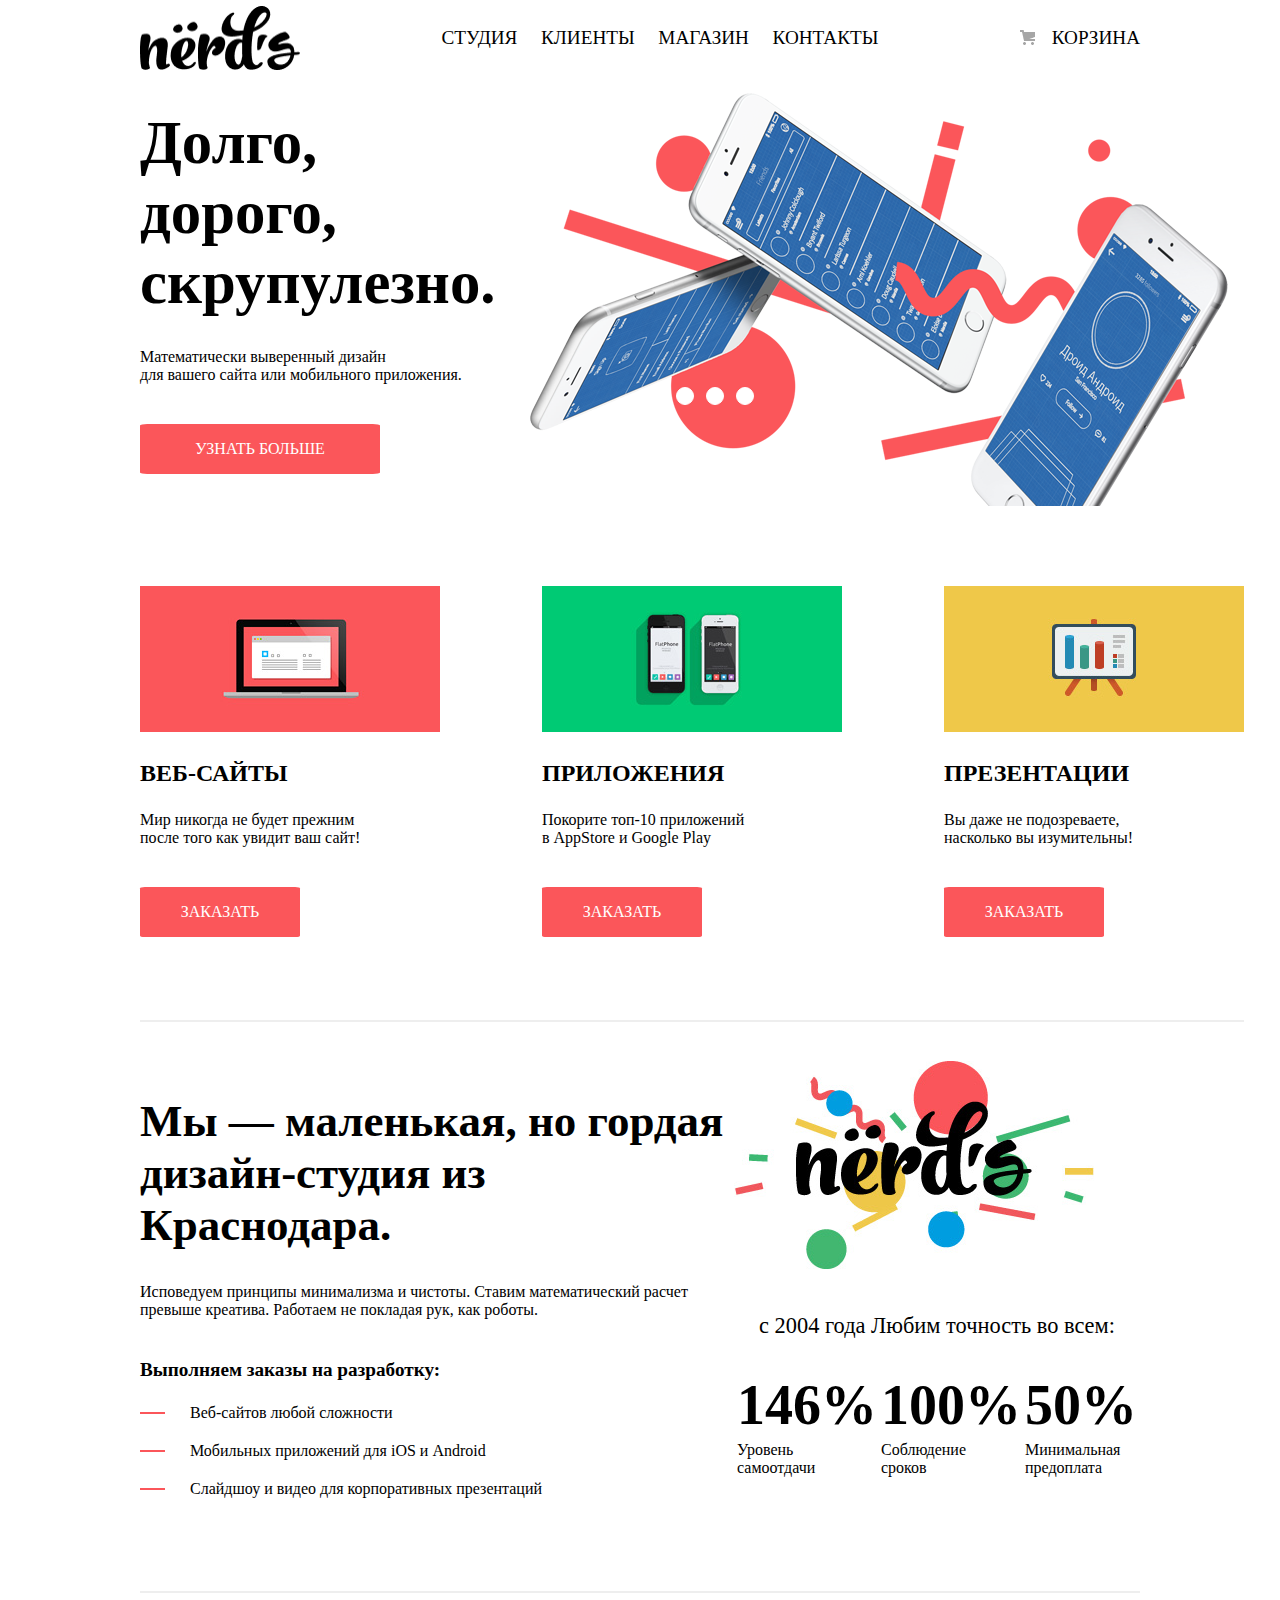
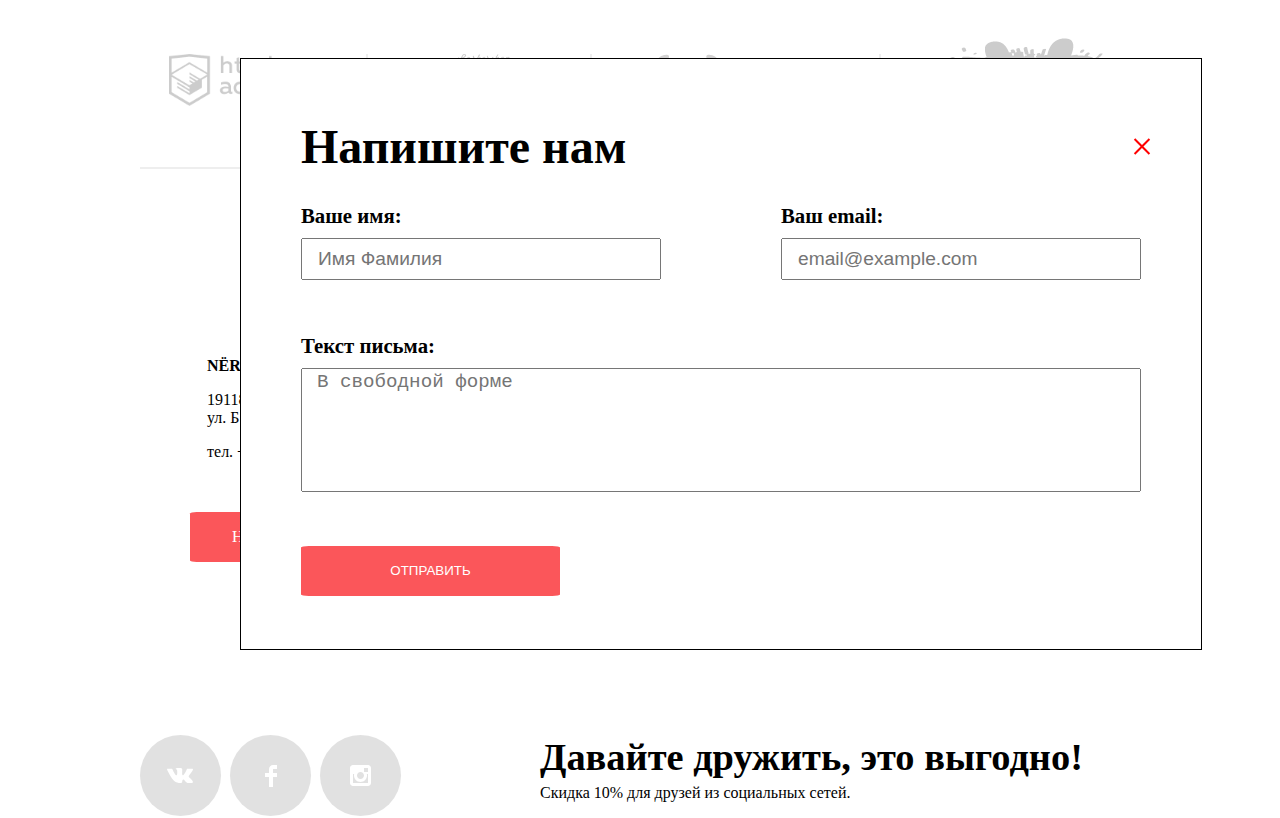
<file: index.html>
<!DOCTYPE html>
<html lang="en">
<head>
    <meta charset="UTF-8">
    <meta http-equiv="X-UA-Compatible" content="IE=edge">
    <meta name="viewport" content="width=device-width, initial-scale=1.0">
    <title>Project</title>
    <link rel="stylesheet" type="text/css" href="index.css">
</head>
<body class="background">
    <div class="padding">
    <header>
        <div class="wrapper">
            <img class="logo" src="./img/nerds-logo.png" alt="logo"/>
            <ul class="container">
                <li>
                    <a href="#" class="menu"> СТУДИЯ </a>
                </li>
                <li>
                    <a href="#" class="menu"> КЛИЕНТЫ </a>
                </li>
                <li>
                    <a href="#" class="menu"> МАГАЗИН </a>
                </li>
                <li>
                    <a href="#" class="menu"> КОНТАКТЫ </a>
                </li>    
            </ul>
            <a href="#" class="basket">
                <img class="icon" src="./img/cart-icon.png"/>
                <p class="basket-inscription"> КОРЗИНА </p>
            </a> 
        </div>
    </header>
    <main>
        <div class="margine">
            <div class="radio">
                    <input class="custom-radio" type="radio" id="slideChoice1" name="slide" value="slide1">
                    <label for="slideChoice1"></label>

                    <input class="custom-radio" type="radio" id="slideChoice2" name="slide" value="slide2">
                    <label for="slideChoice2"></label>

                    <input class="custom-radio" type="radio" id="slideChoice3" name="slide" value="slide3">
                    <label for="slideChoice3"></label>
            </div>
                <div class="flex">
                    <div class="page-one">
                        <h2 class="h2">Долго, дорого,<br> скрупулезно.</h2>
                        <p class="margin">Математически выверенный дизайн<br> для вашего сайта или мобильного приложения.</p>
                        <a href="#" class="rectangle">
                            <p class="p-rectangle">УЗНАТЬ БОЛЬШЕ</p>
                        </a>
                    </div>
                    <div class="phone">
                        <img src="./img/nerds-index-slide1 1.png">
                    </div>
                </div>
            <div class="flex display">
                <div class="page-two">
                    <h2 class="h2">Любим математику<br> как никто другой</h2>
                    <p class="margin-two">Никакого креатива, только математические формулы<br>для расчета идеальных пропорций</p>
                    <a href="#" class="rectangle">
                        <p class="p-rectangle">УЗНАТЬ БОЛЬШЕ</p>
                    </a>
                </div>
                <div class="phone">
                    <img src="./img/nerds-index-slide2 1.png">
                </div>
            </div>
            <div class="flex display">
                <div class="page-three">
                    <h2 class="h2">Только ночь,<br>только хардкор</h2>
                    <p class="margin-three">Работать днем, как все? Мы против этого.<br>Ближе к полуночи работа только начинается.</p>
                    <a href="#" class="rectangle">
                        <p class="p-rectangle">УЗНАТЬ БОЛЬШЕ</p>
                    </a>
                </div>
                <div cla ss="phone">
                    <img src="./img/nerds-index-slide3 1.png">
                </div>
            </div>
        </div>
        <div class="slides">
            <div>
                <img src="./img/illustration-1 1.png" alt="notebook">
                <h3 class="h3">ВЕБ-САЙТЫ</h3>
                <p>Мир никогда не будет прежним<br> после того как увидит ваш сайт!</p>
                <a href="#" class="order">
                    <p class="p-order">ЗАКАЗАТЬ</p>
                </a>
            </div>
            <div>
                <img src="./img/illustration-2 1.png" alt="notebook">
                <h3 class="h3">ПРИЛОЖЕНИЯ</h3>
                <p>Покорите топ-10 приложений<br>в AppStore и Google Play</p>
                <a href="#" class="order">
                    <p class="p-order">ЗАКАЗАТЬ</p>
                </a>
            </div>
            <div>
                <img src="./img/illustration-3 1.png" alt="notebook">
                <h3 class="h3">ПРЕЗЕНТАЦИИ</h3>
                <p>Вы даже не подозреваете,<br> насколько вы изумительны!</p>
                <a href="#" class="order">
                    <p class="p-order">ЗАКАЗАТЬ</p>
                </a>
            </div>
        </div>
        <div class="just">
            <div>
                <h4 class="h4">Мы — маленькая, но гордая<br>дизайн-студия из Краснодара.</h4>
                <p>Исповедуем принципы минимализма и чистоты. Ставим математический расчет<br>превыше креатива. Работаем не покладая рук, как роботы.</p>
                <p class="p-li"><b>Выполняем заказы на разработку:</b></p>
                <ul class="ul-main">
                    <li class="li-main">
                        <p class="p-mein">Веб-сайтов любой сложности</p>
                    </li>
                    <li class="li-main">
                        <p class="p-mein">Мобильных приложений для iOS и Android</p>
                    </li>
                    <li class="li-main">
                        <p class="p-mein">Слайдшоу и видео для корпоративных презентаций</p>
                    </li>
                </ul>
            </div>
            <div>
                <img class="logo-main" src="./img/nerds-illustration 1.png" alt="illu">
                <table class="tabl">
                    <caption>с 2004 года Любим точность во всем:</caption>
                        <tr class="table-first">
                            <th>146%</th>
                            <th>100%</th>
                            <th>50%</th>
                        </tr>
                    <tr>
                        <td>Уровень<br>самоотдачи</td>
                        <td>Соблюдение<br>сроков</td>
                        <td>Минимальная<br>предоплата</td>
                    </tr>
                </table>

            </div>
        </div>
        <div class="logotipe">
            <img class="logo-logo" src="./img/Group 5.png" alt="logo">
            <img class="logo-logo" src="./img/logo-2 1.png" alt="logo">
            <img class="logo-logo" src="./img/logo-3 1.png" alt="logo">
            <img  src="./img/logo-4 1.png" alt="logo">
        </div>
        <div class="margin-map">
            <div class="map">
                <iframe src="https://www.google.com/maps/embed?pb=!1m14!1m12!1m3!1d594.1879114705009!2d30.322811360261756!3d59.938747149191165!2m3!1f0!2f0!3f0!3m2!1i1024!2i768!4f13.1!5e0!3m2!1sru!2sua!4v1671908637080!5m2!1sru!2sua" width="1440" height="416" style="border:0;" allowfullscreen="" loading="lazy" referrerpolicy="no-referrer-when-downgrade"></iframe>

            </div>
            <div class="design">
                <div>
                    <p><b>NЁRDS DESIGN STUDIO</b></p>
                    <p>191186, Санкт-Петербург,<br> ул. Б. Конюшенная, д. 19/8</p>
                    <p>тел. +7 (812) 275-75-75</p>
                </div>
                <div>
                    <a href="#" class="button">
                        <p class="p-button">НАПИШИТЕ НАМ</p>
                    </a>
                </div>
            </div>
            <div class="logo-map">
                <img src="./img/map-marker 1.png" alt="logo">
            </div>
        </div>
        <div class="form_div">
            <div class="div_flex_form">
                <h5 class="h5">Напишите нам</h5>
                <a href="#" class="cross"> </a>
            </div>
            <form class="form">
                <fieldset class="fieldset">
                    <fieldset class="fieldset_name">
                        <b>Ваше имя:</b>
                        <input class="input_name" type="text" name="firstname" placeholder="Имя Фамилия"><br>
                    </fieldset>
                    <fieldset class="fieldset_email">
                        <b>Ваш email:</b>
                        <input class="input_email" class="flex" type="text" name="email" placeholder="email@example.com"><br>
                    </fieldset>
                </fieldset>
                <fieldset class="fieldset_text">
                    <b>Текст письма:</b>
                    <textarea class="input_text" name="text" placeholder="В свободной форме"></textarea><br>
                    
                </fieldset>
                <button class="buttom_form" name="button"><p class="buttom_form_back">ОТПРАВИТЬ</p></button>
                </a>
            </form>
        </div>
    </main>
    <footer class="flex">
            <div>        
                <ul class="networks">
                    <li>
                        <a href="#" class="networks-icon" > <svg width="27" height="15" viewBox="0 0 27 15" fill="none" xmlns="http://www.w3.org/2000/svg">
                            <path d="M16.138 11.51C17.094 11.201 18.318 13.55 19.621 14.449C20.599 15.13 21.348 14.983 21.348 14.983L24.821 14.933C24.821 14.933 26.636 14.821 25.778 13.379C25.707 13.259 25.275 12.31 23.193 10.357C21.016 8.31404 21.311 8.64504 23.932 5.11304C25.529 2.96004 26.168 1.64504 25.968 1.08504C25.776 0.546037 24.603 0.686037 24.603 0.686037L20.69 0.713037C20.309 0.714037 19.986 0.832037 19.839 1.22804C19.836 1.23204 19.218 2.89404 18.394 4.30704C16.653 7.29604 15.958 7.45504 15.67 7.26804C15.009 6.83504 15.176 5.53104 15.176 4.60404C15.176 1.70704 15.608 0.499037 14.33 0.187037C13.903 0.0830374 13.591 0.0150374 12.502 0.00503741C11.11 -0.0159626 9.92797 0.00503743 9.25797 0.334037C8.81297 0.557037 8.47197 1.04604 8.67897 1.07404C8.93897 1.10904 9.52197 1.23404 9.83397 1.66004C10.235 2.21204 10.223 3.44904 10.223 3.44904C10.223 3.44904 10.452 6.86004 9.68297 7.28304C9.15497 7.57304 8.43297 6.98104 6.87997 4.26704C6.08697 2.87904 5.48797 1.34504 5.48797 1.34504C5.48797 1.34504 5.37197 1.06004 5.16197 0.904037C4.91197 0.719037 4.56197 0.660037 4.56197 0.660037L0.84797 0.684037C0.84797 0.684037 0.28997 0.700037 0.0849697 0.946037C-0.0970303 1.16404 0.0699697 1.61404 0.0699697 1.61404C0.0699697 1.61404 2.97897 8.49504 6.27297 11.961C9.29297 15.143 12.725 14.932 12.725 14.932H14.28C14.28 14.932 14.749 14.878 14.989 14.62C15.213 14.38 15.203 13.929 15.203 13.929C15.203 13.929 15.172 11.82 16.138 11.51Z" fill="white"/>
                            </svg>
                        </a>
                    </li>
                    <li>
                        <a href="#" class="networks-icon"> <svg width="12" height="22" viewBox="0 0 12 22" fill="none" xmlns="http://www.w3.org/2000/svg">
                            <path d="M12 4V0H8C5.79086 0 4 1.79086 4 4V8H0V12H4V22H8V12H12V8H8V4H12Z" fill="white"/>
                            </svg>
                        </a>
                    </li>
                    <li>
                        <a href="#" class="networks-icon" > <svg width="21" height="21" viewBox="0 0 21 21" fill="none" xmlns="http://www.w3.org/2000/svg">
                            <path fill-rule="evenodd" clip-rule="evenodd" d="M3 0H18C19.65 0 21 1.35 21 3V18C21 19.65 19.65 21 18 21H3C1.35 21 0 19.65 0 18V3C0 1.35 1.35 0 3 0ZM14 10.5C14 8.57 12.43 7 10.5 7C8.57 7 7 8.57 7 10.5C7 12.43 8.57 14 10.5 14C12.43 14 14 12.43 14 10.5ZM3 18V9H4.181C4.0626 9.49127 4.00186 9.99467 4 10.5C4 14.0899 6.91015 17 10.5 17C14.0899 17 17 14.0899 17 10.5C16.9986 9.99464 16.9379 9.49118 16.819 9H18V18H3ZM14 7H18V3H14V7Z" fill="white"/>
                            </svg>
                        </a>
                    </li>
                </ul>
                    
                
            </div>
                <div class="inscription">
                    <p class="font"><b>Давайте дружить, это выгодно!</b></p>
                    <p class="p_footer"> Скидка 10% для друзей из социальных сетей.</p>
                </div>
        </footer>
    </div>
</body>
</html>
</file>
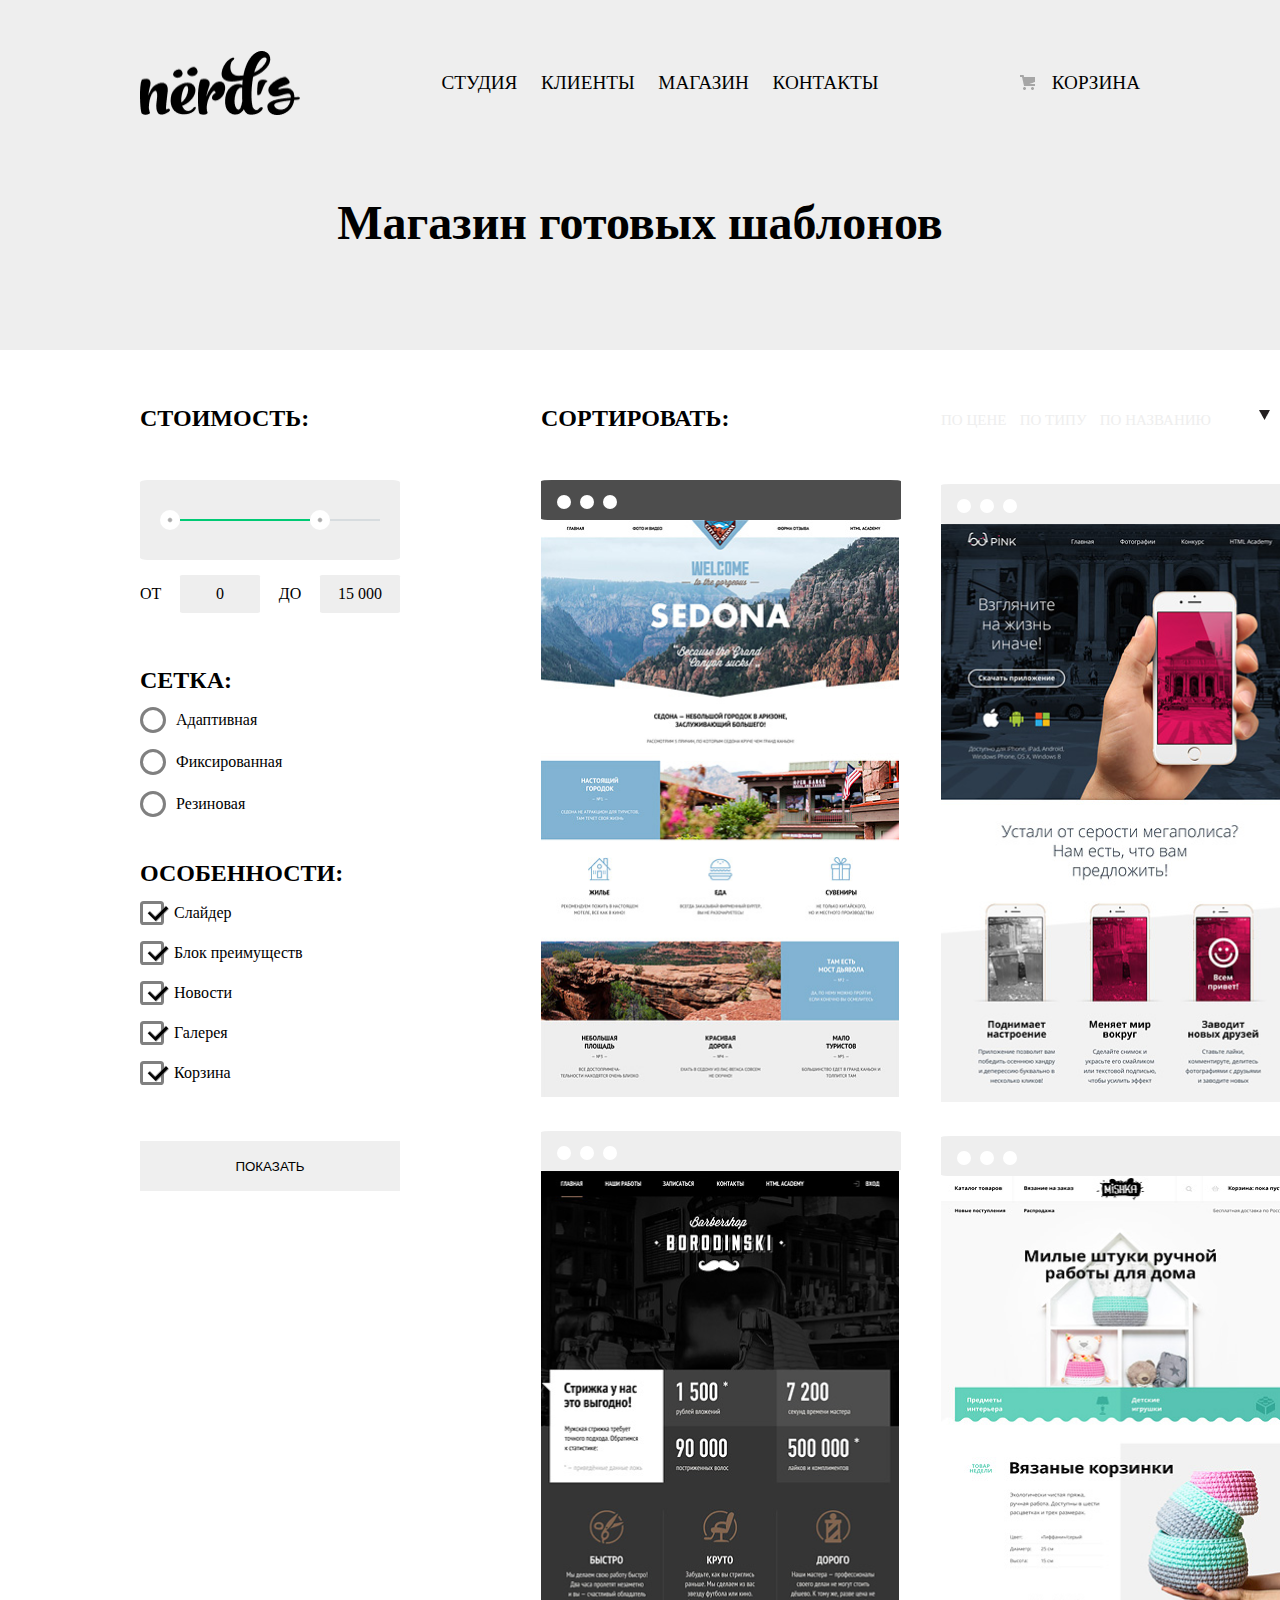
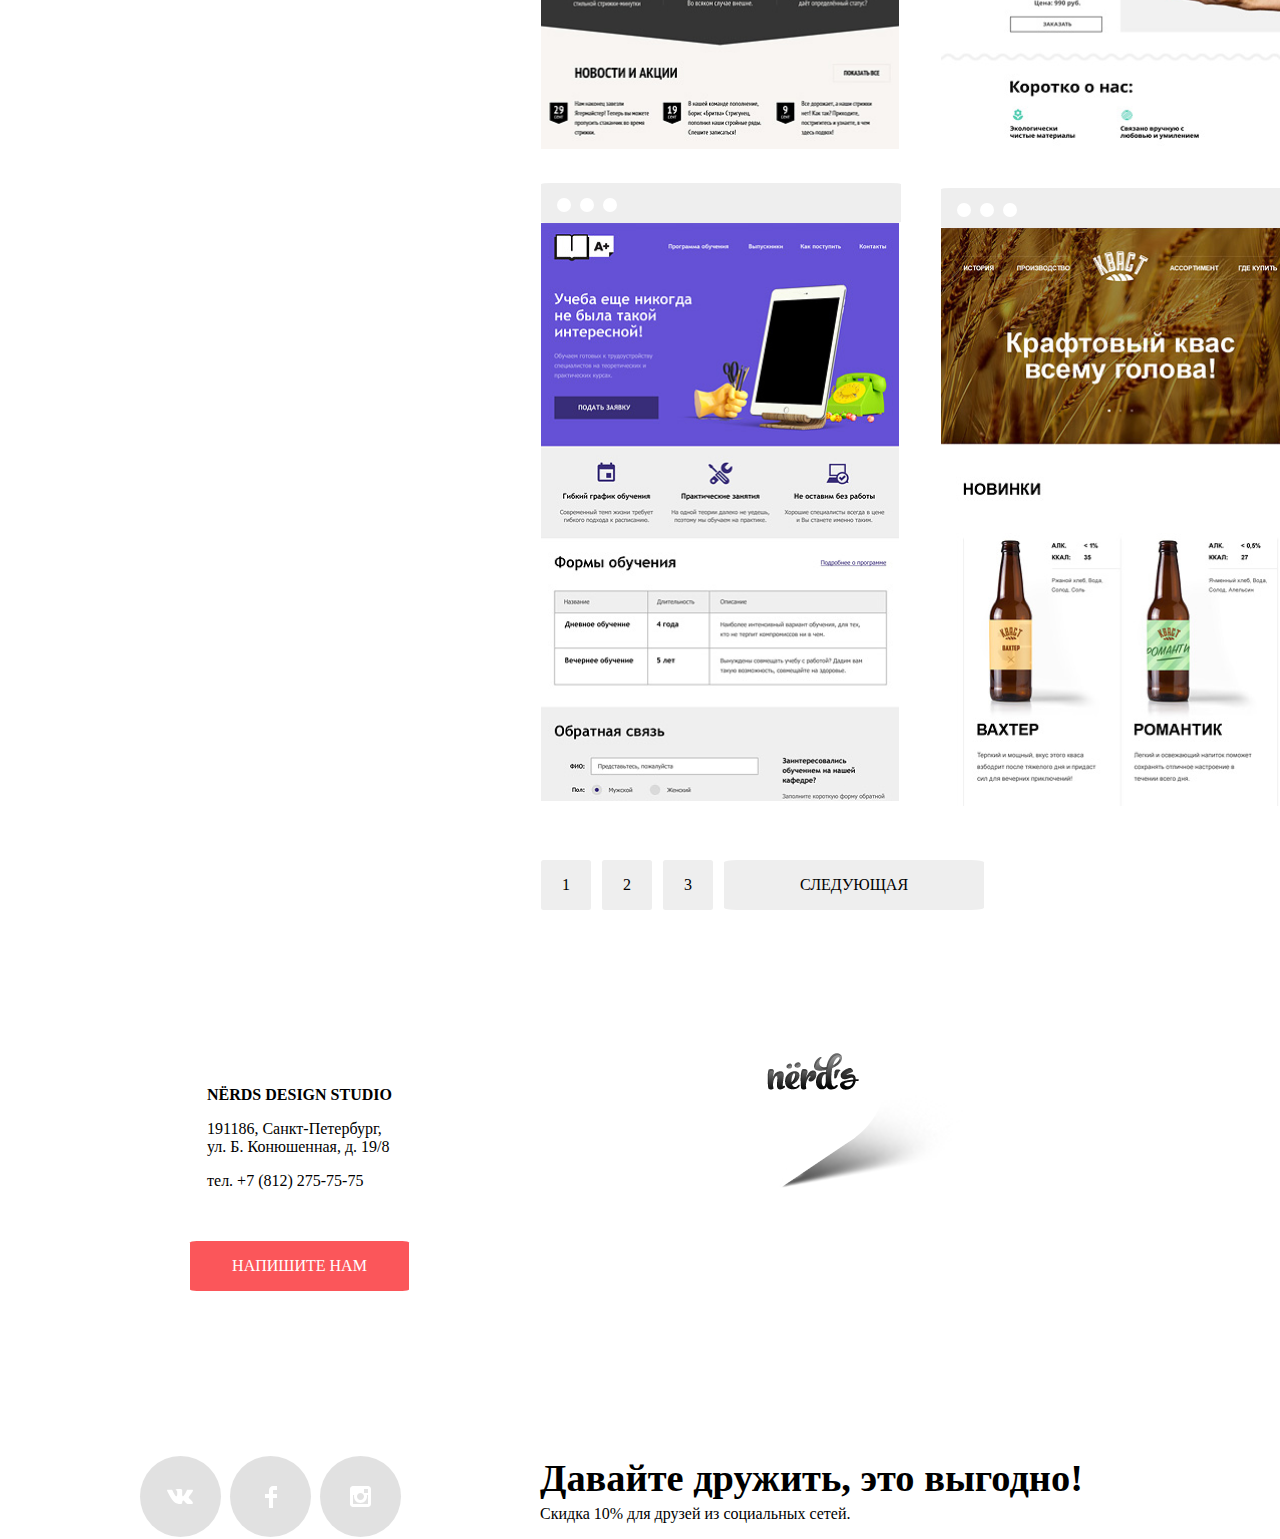
<file: catalog.html>
<!DOCTYPE html>
<html lang="en">
<head>
    <meta charset="UTF-8">
    <meta http-equiv="X-UA-Compatible" content="IE=edge">
    <meta name="viewport" content="width=device-width, initial-scale=1.0">
    <title>Project</title>
    <link rel="stylesheet" type="text/css" href="index.css">
    <link rel="preconnect" href="https://fonts.googleapis.com"><link rel="preconnect" href="https://fonts.gstatic.com" crossorigin><link href="https://fonts.googleapis.com/css2?family=Roboto&display=swap" rel="stylesheet">
</head>
<body class="background-catalog">
    <div class="padding">
        <header class="header-catalog">
            <div class="wrapper">
                <img class="logo" src="./img/nerds-logo.png" alt="logo"/>
                <ul class="container">
                    <li>
                        <a href="#" class="menu"> СТУДИЯ </a>
                    </li>
                    <li>
                        <a href="#" class="menu"> КЛИЕНТЫ </a>
                    </li>
                    <li>
                        <a href="#" class="menu"> МАГАЗИН </a>
                    </li>
                    <li>
                        <a href="#" class="menu"> КОНТАКТЫ </a>
                    </li>    
                </ul>
                <a href="#" class="basket">
                    <img class="icon" src="./img/cart-icon.png"/>
                    <p class="basket-inscription"> КОРЗИНА </p>
                </a>
            </div>
            <div>
                <h1>Магазин готовых шаблонов</h1>
            </div>
        </header>
        <main class="main-catalog">
            <div class="main-group">
                <div class="div-form-catalog">
                    <form class="form-catalog">
                        <p class="p-price"><b>СТОИМОСТЬ:</b></p>
                        <fieldset class="first-form">
                            <fieldset class="rectangle-gray">    
                                <fieldset class="form-circle">
                                </fieldset>
                                <fieldset class="form-border">
                                </fieldset>
                                <fieldset class="form-circle2">
                                </fieldset>
                                <fieldset class="form-border2">
                                </fieldset>
                            </fieldset>
                            <fieldset class="p-form">
                                <p class="p-form-p">ОТ</p>
                                <fieldset class="p-form-rectangle">
                                    <p class="p-form-rectangle-p">0</p>   
                                </fieldset>
                                <p class="p-form-p">ДО</p>
                                <fieldset class="p-form-rectangle2">
                                    <p class="p-form-rectangle-p2">15 000</p>
                                </fieldset>
                            </fieldset>
                        </fieldset>
                        <fieldset class="form-grid">
                            <p class="p-price"><b>СЕТКА:</b></p>
                            <fieldset class="form-radio">
                                <input class="input-radio" type="radio" id="v1" name="grid" value="v1">
                                <label for="v1">Адаптивная</label><br>
                                <input class="input-radio" type="radio" id="v2" name="grid" value="v2">
                                <label for="v2">Фиксированная</label><br>
                                <input class="input-radio" type="radio" id="v3" name="grid" value="v3">
                                <label for="v3">Резиновая</label>
                            </fieldset>
                        </fieldset>
                        <fieldset class="checkbox">
                            <p class="p-price"><b>ОСОБЕННОСТИ:</b></p>
                            <fieldset class="checkbox-slides">
                                <input class="input-checkbox" type="checkbox" id="slide" name="slide" checked>
                                <label for="slide">Слайдер</label><br>
                                <input class="input-checkbox" type="checkbox" id="slide1" name="slide1" checked>
                                <label for="slide1">Блок преимуществ</label><br>
                                <input class="input-checkbox" type="checkbox" id="slide2" name="slide2" checked>
                                <label for="slide2">Новости</label><br>
                                <input class="input-checkbox" type="checkbox" id="slide3" name="slide3" checked>
                                <label for="slide3">Галерея</label><br>
                                <input class="input-checkbox" type="checkbox" id="slide4" name="slide4" checked>
                                <label for="slide4">Корзина</label><br>
                                <input class="input-checkbox-button" type="button" value="ПОКАЗАТЬ">
                            </fieldset>
                        </fieldset>
                    </form>
                        <div class="group">
                            <div class="group-one">
                                <p class="p-price"><b>СОРТИРОВАТЬ:</b></p>
                                <div class="group-one-first">
                                    <div class="group-shadow">
                                        <div class="shadow">
                                        </div>
                                    </div>
                                        <img src="./img/img-sedona 1.png" alt="sedona">
                                    <div class="holder">
                                        <div class="holder-inside">
                                                <h2 class="h2-holder"><b>SEDONA</b></h2>
                                                <p class="p-holder">Информационный сайт<br>для туристов</p>
                                            <a href="#" class="holder-button">
                                                <p  class="holder-button-p"> 9 900 $</p>
                                            </a>
                                        </div>
                                    </div>
                                </div>
                                <div class="group-one-second">
                                    <div class="group-shadow-two">
                                        <div class="shadow">
                                        </div>
                                    </div>
                                        <img src="./img/img-barbershop 1.png">
                                    <div class="holder-two">
                                        <div class="holder-inside">
                                                <h2 class="h2-holder">BARBERSHOP</h2>
                                                <p class="p-holder">Сайт салона красоты.<br>Для мужчин,да.</p>
                                            <a href="#" class="holder-button">
                                                <p class="holder-button-p"> 9 900 $</p>
                                            </a>
                                        </div>
                                    </div>
                                </div>
                                <div class="group-one-third">
                                    <div class="group-shadow-two">
                                        <div class="shadow">
                                        </div>
                                    </div>
                                        <img src="./img/img-aplus 1.png">
                                    <div class="holder-3">
                                        <div class="holder-inside">
                                                <h2 class="h2-holder">A PLUS</h2>
                                                <p class="p-holder">Лендинг курсов повышения<br>квалификации</p>
                                            <a href="#" class="holder-button">
                                                <p class="holder-button-p">9 900 $</p>
                                            </a>
                                        </div>
                                    </div>
                                </div>
                                <div class="links">
                                    <div class="link-1">
                                        <a href="#" class="link-1-1">
                                            <p class="link-1-1-p">1</p>
                                        </a>
                                    </div>
                                    <div class="link-2">
                                        <a href="#" class="link-1-1">
                                            <p class="link-1-1-p">2</p>
                                        </a>
                                    </div>
                                    <div class="link-3">
                                        <a href="#" class="link-1-1">
                                            <p class="link-1-1-p">3</p>
                                        </a>
                                    </div>
                                    <div class="link-4">
                                        <a href="#" class="link-1-1">
                                            <p class="link-1-4-p">СЛЕДУЮЩАЯ</p>
                                        </a>
                                    </div>
                                </div>
                            </div>
                            <div class="group-two">
                                <div class="group-links">
                                    <div class="group-links-first">
                                        <a href="#" class="group-links-1">
                                            <p class="group-links-1-p">ПО ЦЕНЕ</p>
                                        </a>
                                        <a href="#" class="group-links-1">
                                            <p class="group-links-1-p">ПО ТИПУ</p>
                                        </a>
                                        <a href="#" class="group-links-1">
                                            <p class="group-links-1-p">ПО НАЗВАНИЮ</p>
                                        </a>
                                    </div>
                                    <div class="group-links-second">
                                        <a href="#" class="group-links-2">
                                            <img src="./img/Shape 22.png">
                                        </a>
                                        <a href="#" class="group-links-2">
                                            <img src="./img/33.png">
                                        </a>
                                    </div>
                                </div>
                                <div class="group-two-first">
                                    <div class="group-shadow-two">
                                        <div class="shadow">
                                        </div>
                                    </div>
                                        <img src="./img/img-pink 1.png">
                                    <div class="holder-4">
                                        <div class="holder-inside">
                                                <h2 class="h2-holder">PINK APP</h2>
                                                <p class="p-holder">Продуктовый лендинг<br>приложения для iOS и Android</p>
                                            <a href="#" class="holder-button">
                                                <p class="holder-button-p">9 900 $</p>
                                            </a>
                                        </div>
                                    </div>
                                </div>
                                <div class="group-two-second">
                                    <div class="group-shadow-two">
                                        <div class="shadow">
                                        </div>
                                    </div>
                                        <img src="./img/img-mishka 1.png">
                                    <div class="holder-5">
                                        <div class="holder-inside">
                                                <h2 class="h2-holder">MISHKA</h2>
                                                <p class="p-holder">Интернет-магазин<br>вязаных игрушек</p>
                                            <a href="#" class="holder-button">
                                                <p class="holder-button-p">9 900 $</p>
                                            </a>
                                        </div>
                                    </div>
                                </div>
                                <div class="group-two-third">
                                    <div class="group-shadow-two">
                                        <div class="shadow">
                                        </div>
                                    </div>
                                        <img src="./img/img-kvast 1.png">
                                    <div class="holder-6">
                                        <div class="holder-inside">
                                                <h2 class="h2-holder">KBACT</h2>
                                                <p class="p-holder">Промо-сайт производителя<br>крафтового кваса</p>
                                            <a href="#" class="holder-button">
                                                <p class="holder-button-p">9 900 $</p>
                                            </a>
                                        </div>
                                    </div>
                                </div>
                            </div>

                        </div>

                </div>
            </div>
            <div class="margin-map-2">
                <div class="map">
                    <iframe src="https://www.google.com/maps/embed?pb=!1m14!1m12!1m3!1d594.1879114705009!2d30.322811360261756!3d59.938747149191165!2m3!1f0!2f0!3f0!3m2!1i1024!2i768!4f13.1!5e0!3m2!1sru!2sua!4v1671908637080!5m2!1sru!2sua" width="1440" height="416" style="border:0;" allowfullscreen="" loading="lazy" referrerpolicy="no-referrer-when-downgrade"></iframe>
    
                </div>
                <div class="design2">
                    <div>
                        <p><b>NЁRDS DESIGN STUDIO</b></p>
                        <p>191186, Санкт-Петербург,<br> ул. Б. Конюшенная, д. 19/8</p>
                        <p>тел. +7 (812) 275-75-75</p>
                    </div>
                    <div>
                        <a href="#" class="button">
                            <p class="p-button">НАПИШИТЕ НАМ</p>
                        </a>
                    </div>
                </div>
                <div class="logo-map-2">
                    <img src="./img/map-marker 1.png" alt="logo">
                </div>
            </div>
        </main>
        <footer class="flex">
            <div>        
                <ul class="networks">
                    <li>
                        <a href="#" class="networks-icon" > <svg width="27" height="15" viewBox="0 0 27 15" fill="none" xmlns="http://www.w3.org/2000/svg">
                            <path d="M16.138 11.51C17.094 11.201 18.318 13.55 19.621 14.449C20.599 15.13 21.348 14.983 21.348 14.983L24.821 14.933C24.821 14.933 26.636 14.821 25.778 13.379C25.707 13.259 25.275 12.31 23.193 10.357C21.016 8.31404 21.311 8.64504 23.932 5.11304C25.529 2.96004 26.168 1.64504 25.968 1.08504C25.776 0.546037 24.603 0.686037 24.603 0.686037L20.69 0.713037C20.309 0.714037 19.986 0.832037 19.839 1.22804C19.836 1.23204 19.218 2.89404 18.394 4.30704C16.653 7.29604 15.958 7.45504 15.67 7.26804C15.009 6.83504 15.176 5.53104 15.176 4.60404C15.176 1.70704 15.608 0.499037 14.33 0.187037C13.903 0.0830374 13.591 0.0150374 12.502 0.00503741C11.11 -0.0159626 9.92797 0.00503743 9.25797 0.334037C8.81297 0.557037 8.47197 1.04604 8.67897 1.07404C8.93897 1.10904 9.52197 1.23404 9.83397 1.66004C10.235 2.21204 10.223 3.44904 10.223 3.44904C10.223 3.44904 10.452 6.86004 9.68297 7.28304C9.15497 7.57304 8.43297 6.98104 6.87997 4.26704C6.08697 2.87904 5.48797 1.34504 5.48797 1.34504C5.48797 1.34504 5.37197 1.06004 5.16197 0.904037C4.91197 0.719037 4.56197 0.660037 4.56197 0.660037L0.84797 0.684037C0.84797 0.684037 0.28997 0.700037 0.0849697 0.946037C-0.0970303 1.16404 0.0699697 1.61404 0.0699697 1.61404C0.0699697 1.61404 2.97897 8.49504 6.27297 11.961C9.29297 15.143 12.725 14.932 12.725 14.932H14.28C14.28 14.932 14.749 14.878 14.989 14.62C15.213 14.38 15.203 13.929 15.203 13.929C15.203 13.929 15.172 11.82 16.138 11.51Z" fill="white"/>
                            </svg>
                        </a>
                    </li>
                    <li>
                        <a href="#" class="networks-icon"> <svg width="12" height="22" viewBox="0 0 12 22" fill="none" xmlns="http://www.w3.org/2000/svg">
                            <path d="M12 4V0H8C5.79086 0 4 1.79086 4 4V8H0V12H4V22H8V12H12V8H8V4H12Z" fill="white"/>
                            </svg>
                        </a>
                    </li>
                    <li>
                        <a href="#" class="networks-icon" > <svg width="21" height="21" viewBox="0 0 21 21" fill="none" xmlns="http://www.w3.org/2000/svg">
                            <path fill-rule="evenodd" clip-rule="evenodd" d="M3 0H18C19.65 0 21 1.35 21 3V18C21 19.65 19.65 21 18 21H3C1.35 21 0 19.65 0 18V3C0 1.35 1.35 0 3 0ZM14 10.5C14 8.57 12.43 7 10.5 7C8.57 7 7 8.57 7 10.5C7 12.43 8.57 14 10.5 14C12.43 14 14 12.43 14 10.5ZM3 18V9H4.181C4.0626 9.49127 4.00186 9.99467 4 10.5C4 14.0899 6.91015 17 10.5 17C14.0899 17 17 14.0899 17 10.5C16.9986 9.99464 16.9379 9.49118 16.819 9H18V18H3ZM14 7H18V3H14V7Z" fill="white"/>
                            </svg>
                        </a>
                    </li>
                </ul>
                    
                
            </div>
                <div class="inscription">
                    <p class="font"><b>Давайте дружить, это выгодно!</b></p>
                    <p class="p_footer"> Скидка 10% для друзей из социальных сетей.</p>
                </div>
        </footer>
    </div>
</body>
</html>
</file>
<file: index.css>
.container{
  display: flex;
  list-style: none;
  justify-content: space-between;
  width: 437px;
  padding: 0px;
  margin: 0px;
  align-items: center;
}
.padding{
  padding: 0px 140px;   
}
.margine{
  margin-bottom: 80px;
}
.basket{
  color: black;
  text-decoration: none;
  display: flex;
  align-items: center;
  font-size: 1.2rem;
  justify-content: space-between;
  width: 120px;
}
.basket-inscription {
  display: flex;
  padding: 0px;
  margin: 0px;
  font-size: 1.2rem;
}       
.menu{
  color: black;
  text-decoration: none;
  display: flex;
  align-items: center;
  font-size: 1.2rem;
  
}
.logo {
  width: 160px;
  height: 65px;
  display: flex;
}
.networks-icon{
  display: flex;
  width: 81px;
  height: 81px;
  background: linear-gradient(0deg, #E1E1E1, #E1E1E1);
  border-radius: 50%;
  align-items: center;
  justify-content: center;
}
.wrapper{
  display: flex;
  width: 100%;
  justify-content: space-between;
  height: 75px;
  align-items: center;   
}
.networks{
  display: flex;
  align-items: center;
  padding: 0px;
  margin: 0px;
  list-style: none;
  width: 261px;
  justify-content: space-between;
}
.inscription{
  padding: 0px;
  margin-left: 139px;
}
.flex{
  display: flex;  
}
.font{
  font-size: 2.4rem;
  margin: 0px;
}
.p_footer{
margin-top: 5px;
}
.h2{
  font-size: 3.8rem;
  margin: 0px;
}
.h3{
  font-size: 1.5rem;
}
.h4{
  font-size: 45px;
  display: flex;
  margin-top: 73px;
  margin-bottom: 32px;
}
.h5{
  margin: 0px;
  font-size: 3rem;
}
.background{
  background: rgba(255, 255, 255, 1);
  max-width: 1440px;
  max-height: 2360px;
  margin: 0 auto;
  position: relative  
}

.rectangle{
  display: flex;
  width: 240px;
  height: 50px;
  background: rgba(251, 86, 90, 1);
  border-radius: 3%;
  text-decoration: none;
  color: rgba(255, 255, 255, 1);
}
.p-rectangle{
  display: flex;
  justify-content: center;
  align-items: center;
  width: 240px;
}
.order{
  display: flex;
  width: 160px;
  height: 50px;
  background: rgba(251, 86, 90, 1);
  border-radius: 3%;
  text-decoration: none;
  margin-top: 40px;
}
.p-order{
  display: flex;
  justify-content: center;
  align-items: center;
  width: 160px;
  color: rgba(255, 255, 255, 1);
}
.button{
  display: flex;
  width: 219px;
  height: 50px;
  background: rgba(251, 86, 90, 1);
  border-radius: 3%;
  text-decoration: none;
  margin-top: 35px;
}
.p-button{
  display: flex;
  justify-content: center;
  align-items: center;
  width: 219px;
  color: rgba(255, 255, 255, 1);
}
.slides{
  display: flex;
  justify-content: space-between;
  border-bottom: 2px solid;
  border-color: rgba(238, 238, 238, 1);
  padding-bottom: 80px;
  width: 1104px;
  height: 354px;  
}
.display{
  display: none;
}
.page-one{
  display: flex;
  flex-direction: column;
  justify-content: center;
}
.page-two{
  display: flex;
  flex-direction: column;
  justify-content: center;
  width: 620px;
}
.page-three{
  display: flex;
  flex-direction: column;
  justify-content: center;
  width: 450px;
}
.margin{
  margin-top: 30px;
  margin-bottom: 40px;
  width: 325px;
}
.margin-two{
  margin-top: 30px;
  margin-bottom: 40px;
}
.margin-three{
  margin-top: 30px;
  margin-bottom: 40px;
}
.phone{
  width: 760px;
  justify-content: flex-start;
  display: flex;
}
.radio{
  position: absolute;
  width: 88px;
  height: 18px;
  left: 676px;
  top: 387px;
}
.custom-radio {
  position: absolute;
  z-index: -1;
  opacity: 0;
}
.custom-radio+label {
  display: inline-flex;
  align-items: center;
  user-select: none;
}
.custom-radio+label::after {
  content: '';
  display: inline-block;
  width: 1em;
  height: 1em;
  flex-shrink: 0;
  flex-grow: 0;
  border: 1px solid white;
  border-radius: 50%;
  margin-right: 0.5em;
  background-repeat: no-repeat;
  background-position: center center;
  background-size: 50% 50%;
  background: white;
}
.custom-radio:not(:disabled):not(:checked)+label:hover::after {
  border-color: gray;
}
/* стили для активной радиокнопки (при нажатии на неё) */
.custom-radio:not(:disabled):active+label::after {
  background-color: rgba(193, 193, 193, 1);
  border-color: gray;
}
/* стили для радиокнопки, находящейся в состоянии checked */
.custom-radio:checked+label::after {
  border: 1px solid white;
  background-image: radial-gradient(white 20%, rgba(193, 193, 193, 1) 30%, white 40%);
}
.p-li{
  font-size: 1.2rem;
  margin-top: 40px;
  margin-bottom: 23px;
}
.ul-main{
  padding: 0px;
}
.li-main{
  list-style-type: none;
  display: flex;
  margin: 20px 0px;
}
.li-main::before {
  content: url(./img/Rectangle\ 10.png);
  align-items: center;
  display: flex;
  height: 10px;
  width: 50px;
}
.p-mein{
  display: flex;
  align-items: center;
  margin: 0px;
}
.tabl{
  width: 358px;
}
.table-first{
  font-size: 3.5rem;
  margin-bottom: 10px;
}
caption{
  font-size: 1.4rem;
  margin-top: 40px;
  margin-bottom: 31px;
}
.just{
  display: flex;
  justify-content: space-between;
  border-bottom: 2px solid;
  border-color: rgba(238, 238, 238, 1);
  padding-bottom: 73px;
}
.logo-main{
  margin-top: 39px;
}
.logotipe{
  display: flex;
  align-items: center;
  justify-content: space-around;
  border-bottom: 2px solid;
  border-color: rgba(238, 238, 238, 1);
  padding-bottom: 45px;
  padding-top: 45px;
}
.logo-logo{
  border-right: 2px solid;
  border-color: rgba(238, 238, 238, 1);
  padding-right: 45px;
  height: 52px;
}
.map{
  display: flex;
  margin-left: -140px;
  margin-right: -140px;
}
.design{
  position: absolute;
  width: 319px;
  height: 308px;
  background-color: white;
  top: 1897px;
  left: 140px;
  display: flex;
  flex-direction: column;
  align-items: center;
  justify-content: center;
}
.design2{
  position: absolute;
  width: 319px;
  height: 308px;
  background-color: white;
  top: 2626px;
  left: 140px;
  display: flex;
  flex-direction: column;
  align-items: center;
  justify-content: center;
}
.logo-map{
  position: absolute;
  top: 1850px;
  left: 722px;
}
.logo-map-2{
  position: absolute;
  top: 2598px;
  left: 732px;
}
.margin-map{
  margin-top: 80px;
  margin-bottom: 70px;
}
.margin-map-2{
  margin-top: 60px;
  margin-bottom: 70px;
}
.form_div{
  position: absolute;
  width: 960px;
  height: 590px;
  background-color: white;
  top: 1658px;
  left: 240px;
  border: 1px solid black;
}
.form{
  display: block;
}
.legend{
  font-size: 3rem;  
}
.fieldset{
  height: 100px;
  border: none;
  margin: 0px 60px;
  display: flex;
  padding: 0;
  justify-content: space-between;
}
.vector{
  width: 21px;
  height: 21px;
  padding: 0;
}
.div_flex_form{
  display: flex;
  justify-content: space-between;
  margin-top: 60px;
  margin-left: 60px;
  margin-right: 60px;
  margin-bottom: 30px;
  align-items: center;
}
.fieldset_text{
  display: flex;
  flex-direction: column;
  border: none;
  margin: 30px 60px;
  padding: 0;
  font-size: 1.3rem
}
.fieldset_email{
  border: none;
  margin: 0px;
  padding: 0;
  display: flex;
  flex-direction: column;
  width: 360px;
  font-size: 1.3rem
}
.fieldset_name{
  border: none;
  width:360px;
  margin: 0px;
  padding: 0;
  display: flex;
  flex-direction: column;
  font-size: 1.3rem
}
.input_name{
  height: 50px;
  font-size: 1.2rem;
  padding-left: 15px;
  margin-top: 10px
}
.input_email{
  height: 50px;
  font-size: 1.2rem;
  padding-left: 15px;
  margin-top: 10px
}
.input_text{
  font-size: 1.2rem;
  height: 118px;
  padding-left: 15px;
  resize: none;
  margin-top: 10px
}
.buttom_form{
  display: flex;
  width: 259px;
  height: 50px;
  background: rgba(251, 86, 90, 1);
  text-decoration: none;
  border-radius: 3%;
  margin-left: 60px;
  border: 0px;
}
.buttom_form_back{
  display: flex;
  justify-content: center;
  align-items: center;
  color: white;
  width: 259px;
  height: 20px;
}
.cross{
    display: flex;
    align-items: center;
}
.cross::after, .cross::before{
  background-color: red;
  width: 2px;
  height: 21px;
  display: flex;
  content: " ";
  position: absolute;
}
.cross::before{
  transform: rotate(-45deg);
}
.cross::after{
  transform: rotate(45deg)
}
  /* catalog */
.background-catalog{
  max-width: 1440px;
  margin: 0 auto;
  position: relative;
  background: linear-gradient( rgba(238, 238, 238, 1) 350px , white 350px ); 
}
.menu:hover
 {
	border-bottom: 2px solid red;
}
h1{
  display: flex;
  justify-content: center;
  font-size: 3rem;
  padding-top: 75px;
  padding-bottom: 100px;
  margin: 0px;
}
.main-catalog{
  padding-top: 55px;
}
.header-catalog{
  padding-top: 45px;
}
.div-form-catalog{
  display: flex;
}
.form-catalog{

}
.first-form{
  border: none;
  padding: 0px;
  margin: 0px;
  padding-top: 48px;
  width: 260px;
}
.p-price{
margin: 0px;
font-size: 1.5rem;
}
.rectangle-gray{
  display: flex;
  justify-content: center;
  align-items: center;
  padding: 0px;
  margin: 0px;
  width: 260px;
  height: 80px;
  background-color:rgba(238, 238, 238, 1);
  border: none;
  border-radius: 3%;
}
.form-border{
  width: 130px;
  height: 2px;
  padding: 0px;
  margin: 0px;
  background-color:rgba(0, 202, 116, 1);
  border: none;
}
.form-border2{
  width: 50px;
  height: 2px;
  padding: 0px;
  margin: 0px;
  background-color:rgba(215, 220, 223, 1);
  border: none;
}
.form-circle {
  background-image: radial-gradient(rgba(171, 171, 171, 1) 10%, white 20% );
  padding: 0px;
  margin: 0px;
  width: 20px;
  height: 20px;
  border-radius: 50%;
  border: none;
}
.form-circle2{
  background-image: radial-gradient(rgba(171, 171, 171, 1) 10%, white 20% );
  padding: 0px;
  margin: 0px;
  width: 20px;
  height: 20px;
  border-radius: 50%;
  border: none;
}
.p-form{
  padding: 15px 0px 0px 0px;
  margin: 0px;
  border: none;
  display: flex;
  justify-content: space-between; 
}
.p-form-p{
  margin: 0px;
  align-items: center;
  display: flex;
}
.p-form-rectangle{
  border: none;
  padding: 0px;
  margin: 0px;
  width: 80px;
  height: 38px;
  background: rgba(238, 238, 238, 1);
  border-radius: 3%;
}
.p-form-rectangle2{
  border: none;
  padding: 0px;
  margin: 0px;
  width: 80px;
  height: 38px;
  background: rgba(238, 238, 238, 1);
  border-radius: 3%;
}
.p-form-rectangle-p{
  display: flex;
  margin: 0px;
  height: 38px;
  justify-content: center;
  align-items: center;
}
.p-form-rectangle-p2{
  display: flex;
  margin: 0px;
  height: 38px;
  justify-content: center;
  align-items: center;
}
.form-grid{
  border: none;
  padding: 54px 0px 0px 0px;
  margin: 0px;
}
.form-radio{
  border: none;
  margin: 0px;
  padding: 5px 0px 0px 0px;
}
.input-radio {
  position: absolute;
  z-index: -1;
  opacity: 0;
  margin: 0px 10px 15px 0px;
}
.input-radio+label {
  display: inline-flex;
  align-items: center;
  user-select: none;
}
.input-radio+label::before {
  content: '';
  display: inline-block;
  width: 20px;
  height: 20px;
  margin: 8px 10px 8px 0px;
  flex-shrink: 0;
  flex-grow: 0;
  border: 3px solid gray;
  border-radius: 50%;
  background-repeat: no-repeat;
  background-position: center center;
  background-size: 50% 50%;
  background: white;
}
.input-radio:not(:disabled):not(:checked)+label:hover::before {
  border: 3px solid  rgba(77, 77, 77, 1);
}
/* стили для активной радиокнопки (при нажатии на неё) */
.input-radio:not(:disabled):active+label::before {
  background-color: rgba(193, 193, 193, 1);
  border-color: rgba(238, 238, 238, 1);
}
/* стили для радиокнопки, находящейся в состоянии checked */
.input-radio:checked+label::before {
  border: 3px solid rgba(77, 77, 77, 1);
  background-image: radial-gradient(rgba(77, 77, 77, 1) 30%, white 30% );
}
.checkbox{
  border: none;
  padding: 35px 0px 0px 0px;
  margin: 0px;
}
.checkbox-slides{
  border: none;
  padding: 6px 0px 0px 0px;
  margin: 0px;
}
.input-checkbox{
  position: absolute;
  z-index: -1;
  opacity: 0;
  margin: 0px 10px 15px 0px;
}
.input-checkbox+label {
  display: inline-flex;
  align-items: center;
  user-select: none;
}
.input-checkbox+label::before {
  content: '';
  display: inline-block;
  width: 18px;
  height: 18px;
  margin: 8px 10px 8px 0px;
  flex-shrink: 0;
  flex-grow: 0;
  border: 3px solid gray;
  border-radius: 15%;
  background-repeat: no-repeat;
  background-position: center center;
  background-size: 50% 50%;
  background: white;
}
/* стили для радиокнопки, находящейся в состоянии checked */
.input-checkbox:checked+label::after {
  font-family: 'Roboto', sans-serif;
  position: absolute;
  content:"L";
  margin-left: 11px;
  margin-bottom: 3px;
  font-size: 25px;
  font-weight: 700;
  transform: rotateY(180deg) rotate(-45deg);
  text-shadow: 0px -5px 0px rgb(255, 255, 255);
}
.input-checkbox-button{
  width: 260px;
  height: 50px;
  padding: 0px;
  margin-top: 48px;
  border: none;
}
.main-group{

}
.group{
  padding-left: 141px;
  display: flex;
  width: 100%;
}
.group-one{
  width: 360px;
  margin-right: 40px;
}
.group-two{
  width: 100%;
}
.group-one-first{
  max-width: 360px;
  position: relative;
}
.group-shadow{
  margin-top: 48px;
  height: 40px;
  border-radius: 3%;
  background: rgba(77, 77, 77, 1);
}
.shadow{
  width: 14px;
  height: 14px;
  border-radius: 50%;
  box-shadow: 16px 15px 0px 0px rgb(255, 255, 255),
              39px 15px 0px 0px rgb(255, 255, 255),
              62px 15px 0px 0px rgb(255, 255, 255);
}
.holder{
  position: absolute;
  width: 360px;
  height: 231px;
  background: rgba(238, 238, 238, 1);
  bottom:0;
  display:none;
  
}
.group-one-first:hover .holder{
  display:block;
}
.p-holder{
  width: 255px;
  text-align: center;
  margin: 0px;
}
.holder-inside{
  display: flex;
  justify-content: center;
  align-items: center;
  flex-direction: column
}
.holder-button{
  width: 200px;
  height: 50px;
  background: rgba(251, 86, 90, 1);
  border-radius: 5%;
  margin-top: 32px;
  text-decoration: none;
}
.holder-button-p{
  display: flex;
  justify-content: center;
  align-items: center;
  color: white;
}
.group-one-second{
  max-width: 360px;
  position: relative;
}
.group-shadow-two{
  margin-top: 30px;
  height: 40px;
  border-radius: 3%;
  background:rgba(238, 238, 238, 1);
}
.holder-two{
  position: absolute;
  width: 360px;
  height: 231px;
  background: rgba(238, 238, 238, 1);
  bottom:0;
  display:none;
}
.group-one-second:hover .holder-two{
  display:block;
}
.group-one-third{
  max-width: 360px;
  position: relative;
}
.holder-3{
  position: absolute;
  width: 360px;
  height: 231px;
  background: rgba(238, 238, 238, 1);
  bottom:0;
  display:none;
}
.group-one-third:hover .holder-3{
  display:block;
}
.links{
  display: flex;
  margin-top: 55px;
  max-height: 50px;
}
.link-1{
  margin: 0px 11px 0px 0px;
}
.link-2{
  margin: 0px 11px 0px 0px;
}
.link-3{
  margin: 0px 11px 0px 0px;
}
.link-4{

}
.link-1-1{
  text-decoration: none;
}
.link-1-1-p{
  width: 50px;
  height: 50px;
  background: rgba(238, 238, 238, 1);
  align-items: center;
  justify-content: center;
  margin: 0px;
  display: flex;
  border-radius: 5%;
  color: black;
}
.link-1-1-p:active{
  width: 45px;
  height: 45px;
  background: rgb(255, 255, 255);
  align-items: center;
  justify-content: center;
  margin: 0px;
  display: flex;
  border: 3px solid #DBDBDB;
  color: black;
}
.link-1-4-p{
  width: 260px;
  height: 50px;
  background: rgba(238, 238, 238, 1);
  align-items: center;
  justify-content: center;
  margin: 0px;
  display: flex;
  border-radius: 5%;
  color: black;
}
.link-1-4-p:active{
  width: 255px;
  height: 45px;
  background: rgb(255, 255, 255);
  align-items: center;
  justify-content: center;
  margin: 0px;
  display: flex;
  border: 3px solid #DBDBDB;
  color: black;
}
.group-two{
  
}
.group-links{
  display: flex;
  width: 100%;
  justify-content: space-between;
  height: max-content;
  margin-bottom: 54px;
}
.group-links-first{
  display: flex;
  width: 270px;
  height: 20px;
  justify-content: space-between;
  align-items: center;
  margin-top: 5px;
}
.group-links-1{
  text-decoration: none;
  font-size: 15px;
  color: rgba(238, 238, 238, 1);
}
.group-links-1:active{
  text-decoration: none;
  font-size: 15px;
  color: rgb(0, 0, 0);
}
.group-links-1-p{
  margin: 0px;
}
.group-links-second{
  display: flex;

}
.group-links-2{
  display: flex;
  text-decoration: none;
  margin-left: 18px;
  margin-top: 5px;
  width: 11px;
  height: 10px;
}
.holder-4{
  position: absolute;
  width: 360px;
  height: 231px;
  background: rgba(238, 238, 238, 1);
  bottom:0;
  display:none;
}
.group-two-first{
  max-width: 360px;
  position: relative;
}
.group-two-first:hover .holder-4{
  display:block;
}
.group-two-second{
  max-width: 360px;
  position: relative;
}
.holder-5{
  position: absolute;
  width: 360px;
  height: 231px;
  background: rgba(238, 238, 238, 1);
  bottom:0;
  display:none;
}
.group-two-second:hover .holder-5{
  display:block;
}
.group-two-third{
  max-width: 360px;
  position: relative;
}
.holder-6{
  position: absolute;
  width: 360px;
  height: 231px;
  background: rgba(238, 238, 238, 1);
  bottom:0;
  display:none;
}
.group-two-third:hover .holder-6{
  display:block;
}
</file>
